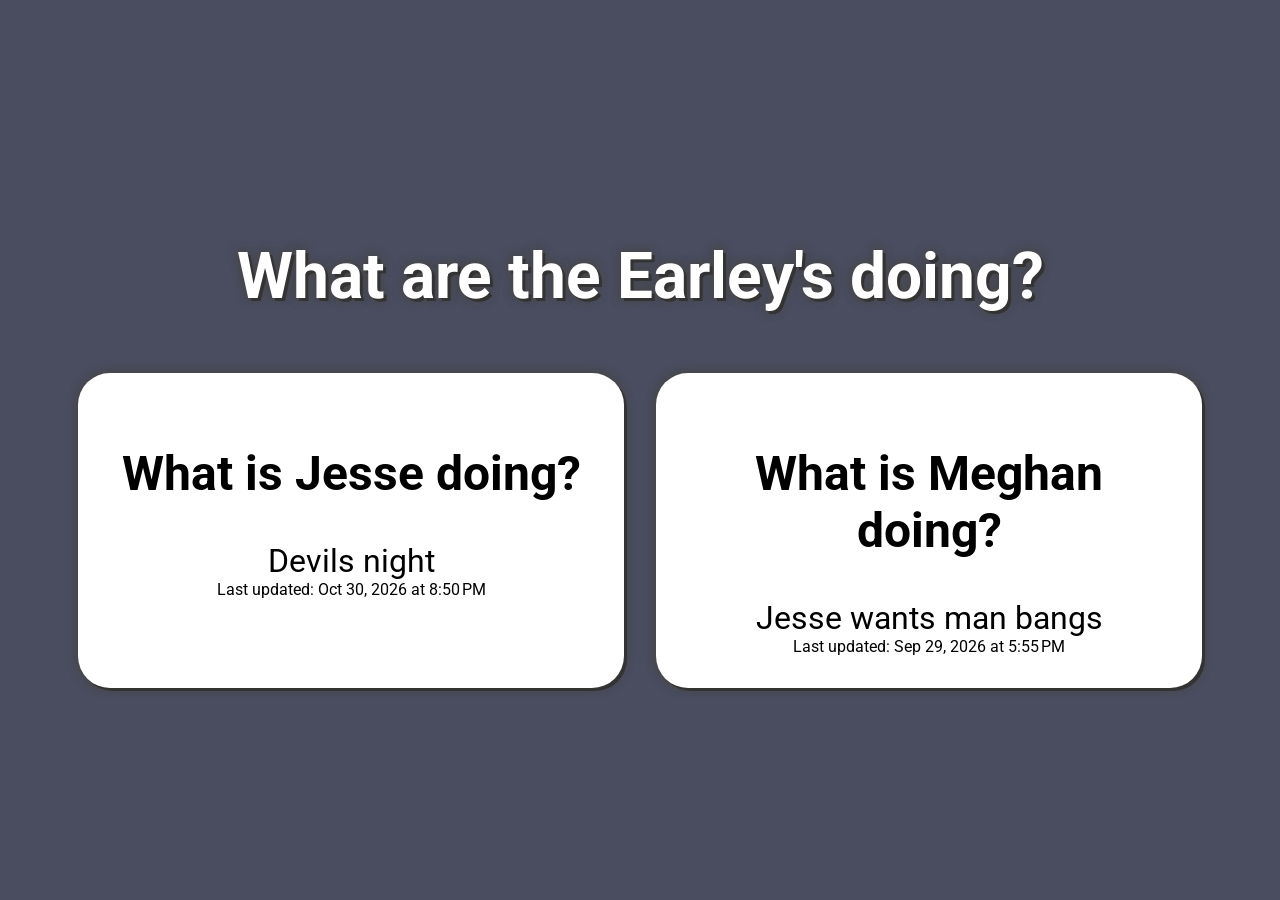
<file: index.html>
<!DOCTYPE html>
<html lang="en">
<head>
    <!-- Google tag (gtag.js) -->
    <script async src="https://www.googletagmanager.com/gtag/js?id=G-K6ZXQJQE9T"></script>
    <script>
    window.dataLayer = window.dataLayer || [];
    function gtag(){dataLayer.push(arguments);}
    gtag('js', new Date());

    gtag('config', 'G-K6ZXQJQE9T');
    </script>

    <meta charset="UTF-8">
    <meta name="viewport" content="width=device-width, initial-scale=1.0">
    <title>What are the Earley's doing?</title>
    <link rel="stylesheet" href="styles.css">
    <link rel="preconnect" href="https://fonts.googleapis.com">
    <link rel="preconnect" href="https://fonts.gstatic.com" crossorigin>
    <link href="https://fonts.googleapis.com/css2?family=Roboto:ital,wght@0,100..900;1,100..900&display=swap" rel="stylesheet">
    <script src="script.js" defer></script>
</head>
<body>
    <h1>What are the Earley's doing?</h1>
    <div class="statusCardWrapper statusCardWrapper-home">
        <div class="statusCard" data-json-url="users/jesse/status.json">
            <h2>What is Jesse doing?</h2>
            <div id="Status">Loading...</div>
            <div id="Updated"></div>
        </div>

        <div class="statusCard" data-json-url="users/meghan/status.json">
            <h2>What is Meghan doing?</h2>
            <div id="Status">Loading...</div>
            <div id="Updated"></div>
        </div>
    </div>
</body>
</html>
</file>
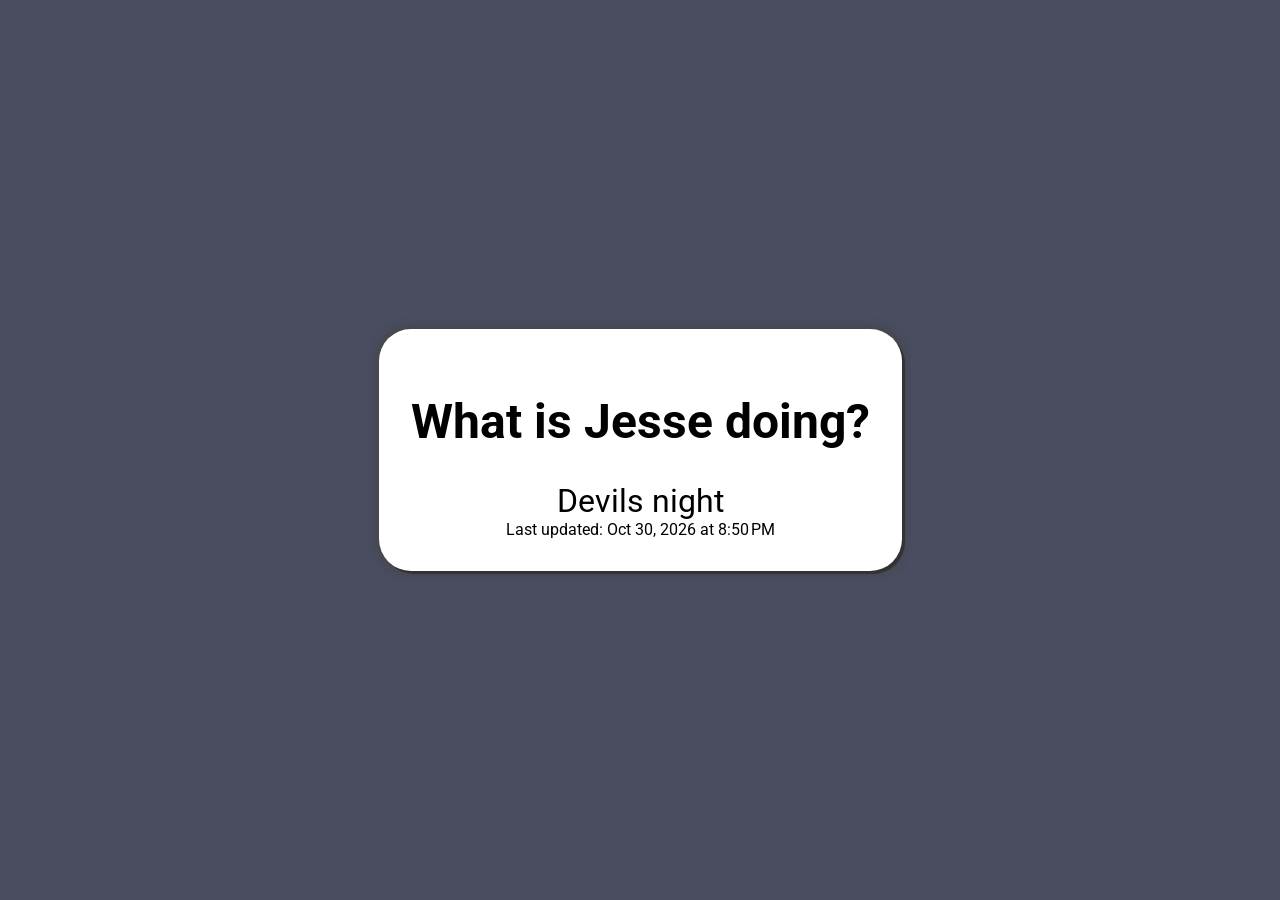
<file: users/jesse/index.html>
<!DOCTYPE html>
<html lang="en">
<head>
    <!-- Google tag (gtag.js) -->
    <script async src="https://www.googletagmanager.com/gtag/js?id=G-K6ZXQJQE9T"></script>
    <script>
    window.dataLayer = window.dataLayer || [];
    function gtag(){dataLayer.push(arguments);}
    gtag('js', new Date());

    gtag('config', 'G-K6ZXQJQE9T');
    </script>
    <meta charset="UTF-8">
    <meta name="viewport" content="width=device-width, initial-scale=1.0">
    <title>What is Jesse doing?</title>
    <link rel="stylesheet" href="../../styles.css">
    <link rel="preconnect" href="https://fonts.googleapis.com">
    <link rel="preconnect" href="https://fonts.gstatic.com" crossorigin>
    <link href="https://fonts.googleapis.com/css2?family=Roboto:ital,wght@0,100..900;1,100..900&display=swap" rel="stylesheet">
    <script src="../../script.js" defer></script>
</head>
<body>
    <div class="statusCardWrapper">
        <div class="statusCard" data-json-url="status.json">
            <h1>What is Jesse doing?</h1>
            <div id="Status">Loading...</div>
            <div id="Updated"></div>
        </div>
    </div>
</body>
</html>
</file>
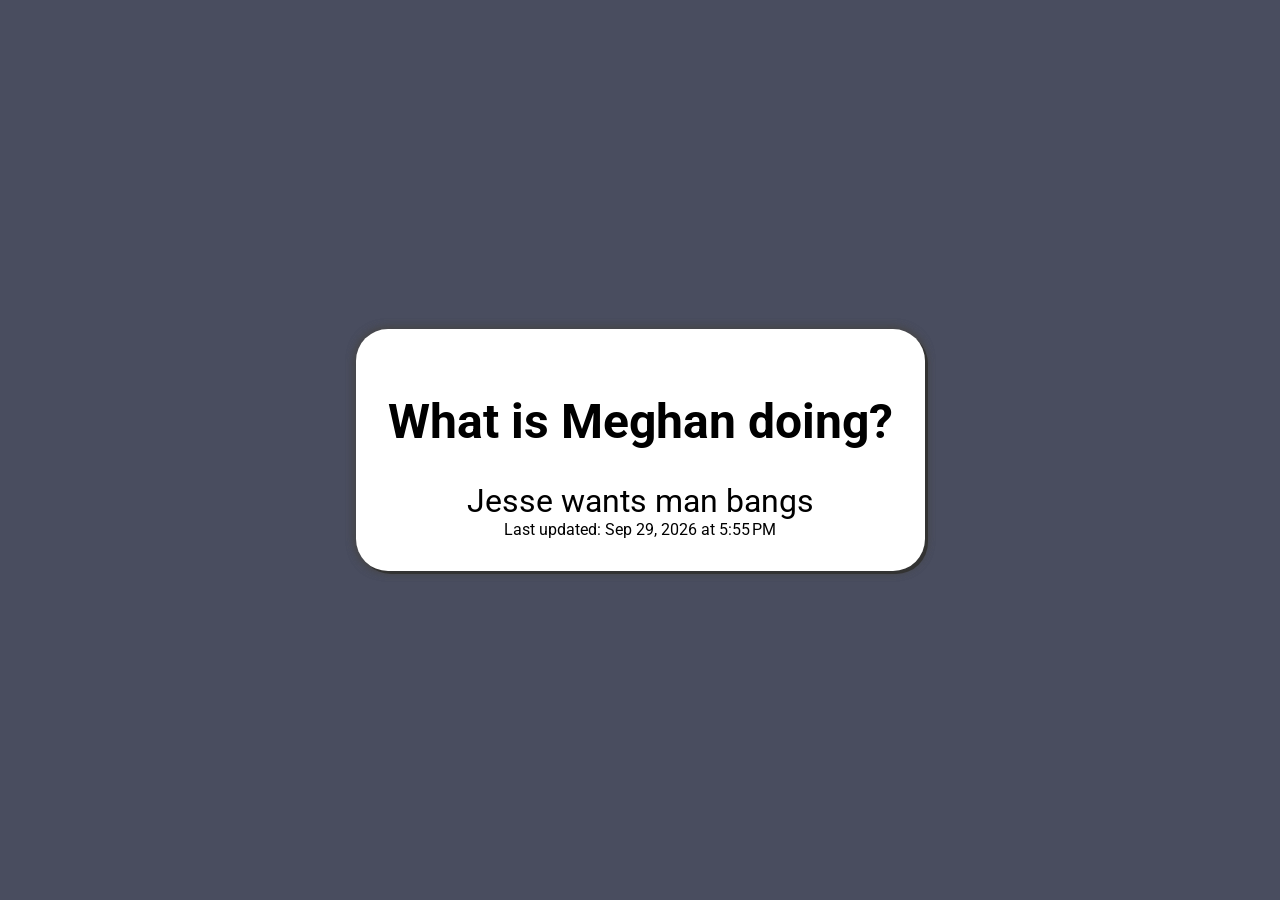
<file: users/meghan/index.html>
<!DOCTYPE html>
<html lang="en">
<head>
    <!-- Google tag (gtag.js) -->
    <script async src="https://www.googletagmanager.com/gtag/js?id=G-K6ZXQJQE9T"></script>
    <script>
    window.dataLayer = window.dataLayer || [];
    function gtag(){dataLayer.push(arguments);}
    gtag('js', new Date());

    gtag('config', 'G-K6ZXQJQE9T');
    </script>
    <meta charset="UTF-8">
    <meta name="viewport" content="width=device-width, initial-scale=1.0">
    <title>What is Meghan doing?</title>
    <link rel="stylesheet" href="../../styles.css">
    <link rel="preconnect" href="https://fonts.googleapis.com">
    <link rel="preconnect" href="https://fonts.gstatic.com" crossorigin>
    <link href="https://fonts.googleapis.com/css2?family=Roboto:ital,wght@0,100..900;1,100..900&display=swap" rel="stylesheet">
    <script src="../../script.js" defer></script>
</head>
<body>
    <div class="statusCardWrapper">
        <div class="statusCard" data-json-url="status.json">
            <h1>What is Meghan doing?</h1>
            <div id="Status">Loading...</div>
            <div id="Updated"></div>
        </div>
    </div>
</body>
</html>
</file>
<file: styles.css>
* {
    box-sizing: border-box;
}

body {
    color: #000;
	display: flex;
	justify-content: center;
	align-items: center;
	min-height: 100vh;
	margin: 0;
	text-align: center;
    font-family: "Roboto", sans-serif;
    font-size: 16px;
    background: #494d5F;
    flex-direction: column;
}

.statusCardWrapper{
    display: flex;
	justify-content: center;
	align-items: stretch;
}

.statusCardWrapper-home .statusCard{
    width: 50%;
}


.statusCard {
	margin: 1rem;
	background: #fff;
	padding: 2rem;
	border-radius: 2rem;
    box-shadow: 3px 3px #333, 0 0 .6rem #474646, 0 0 .6rem #474646;
    width: 100%;
    word-break: break-word;
}

h1{
    font-size: 3rem;
}

h1:not(.statusCard h1){
    color: #FFF;
    font-size: 4rem;
    text-shadow: 3px 3px #333, 0 0 .6rem #474646, 0 0 .6rem #474646;
}

h2{
    font-size: 3rem;
}

#Status {
	font-size: 2rem;
}

@media screen and (max-width: 900px) {
    .statusCardWrapper-home {
        display: block;
    }

    .statusCard{
        margin: 1rem auto;
        width: calc(100% - 2rem) !important; 
    }
}
</file>
